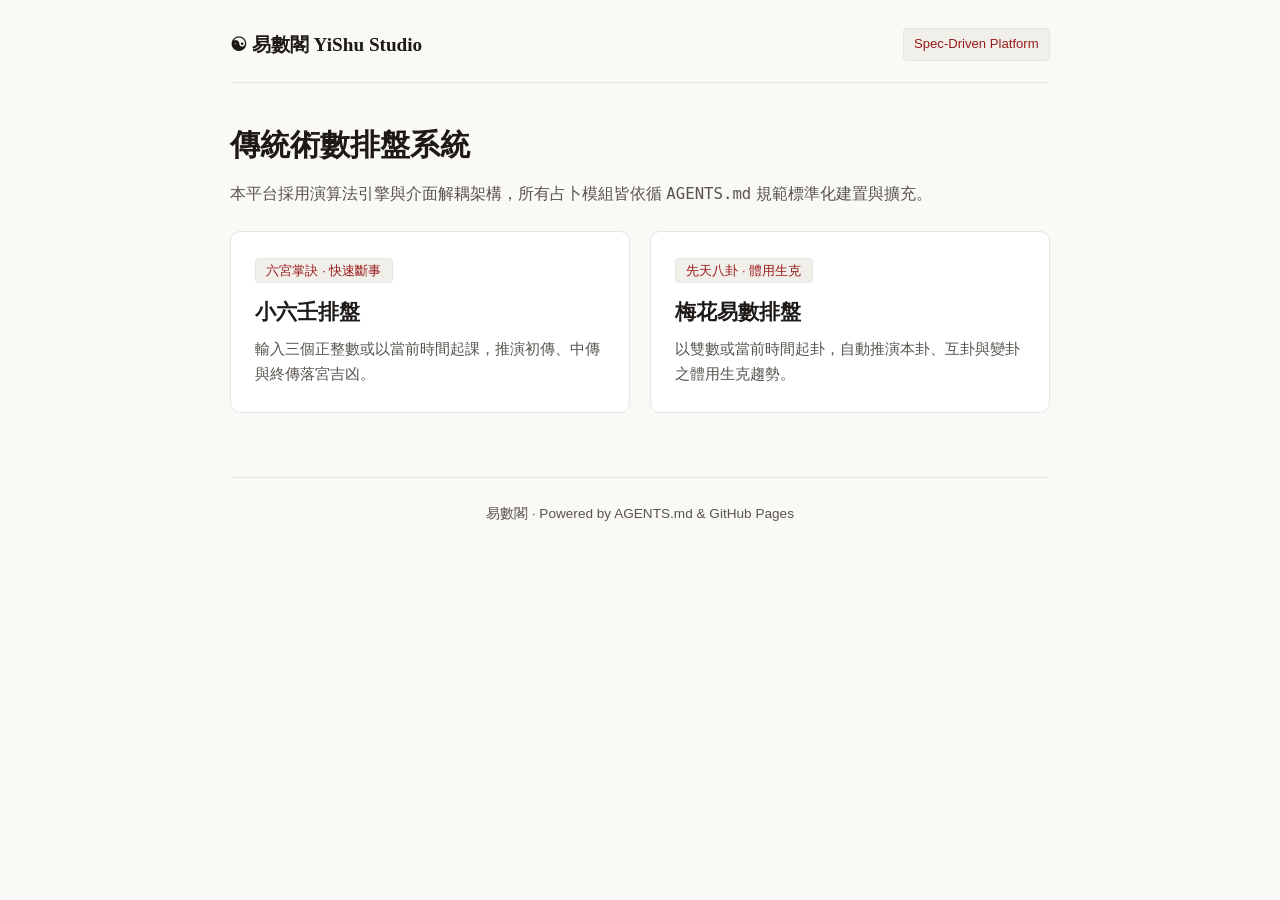
<file: index.html>
<!DOCTYPE html>
<html lang="zh-Hant">
<head>
  <meta charset="UTF-8" />
  <meta name="viewport" content="width=device-width, initial-scale=1.0" />
  <title>易數閣 | 模組化傳統術數排盤平台</title>
  <link rel="stylesheet" href="./assets/css/tokens.css" />
  <link rel="stylesheet" href="./assets/css/layout.css" />
</head>
<body>
  <header class="site-header">
    <div class="nav-container">
      <a href="./index.html" class="nav-brand">☯ 易數閣 YiShu Studio</a>
      <span class="nav-meta">Spec-Driven Platform</span>
    </div>
  </header>

  <main class="content-container">
    <section class="hero-section">
      <h1>傳統術數排盤系統</h1>
      <p class="subtitle">本平台採用演算法引擎與介面解耦架構，所有占卜模組皆依循 <code>AGENTS.md</code> 規範標準化建置與擴充。</p>
      <div id="tool-grid" class="card-grid">載入術數模組中...</div>
    </section>
  </main>

  <footer class="site-footer">
    <p>易數閣 · Powered by AGENTS.md & GitHub Pages</p>
  </footer>

  <!-- 協定守衛：若使用者直接雙擊 HTML (file://)，立即給出明確指引而非無限卡在載入中 -->
  <script>
    if (window.location.protocol === "file:") {
      const grid = document.getElementById("tool-grid");
      if (grid) {
        grid.innerHTML = `
          <div class="alert-banner">
            <strong>⚠️ 偵測到本機檔案協定（file://）</strong><br />
            瀏覽器基於 CORS 安全機制，會阻擋直接雙擊 HTML 時載入 ES Modules（<code>type="module"</code>）。<br />
            請在專案資料夾開啟終端機執行 <code>python -m http.server 8080</code>，並改用瀏覽器開啟 <code>http://localhost:8080</code> 即可正常顯示！
          </div>
        `;
      }
    }
  </script>

  <script type="module" src="./assets/js/home.js"></script>
</body>
</html>
</file>
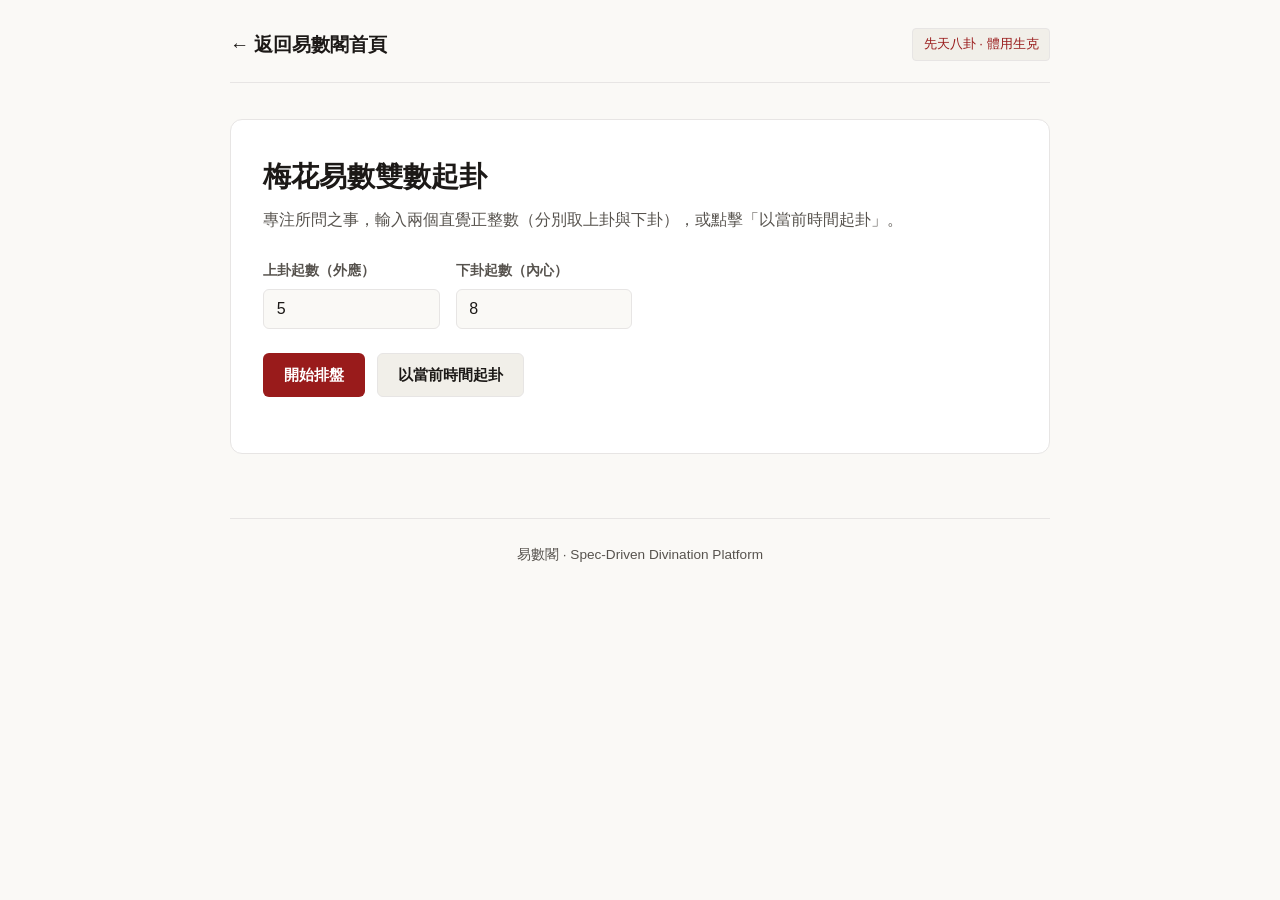
<file: pages/meihuayishu.html>
<!DOCTYPE html>
<html lang="zh-Hant">
<head>
  <meta charset="UTF-8" />
  <meta name="viewport" content="width=device-width, initial-scale=1.0" />
  <title>梅花易數排盤 | 易數閣</title>
  <link rel="stylesheet" href="../assets/css/tokens.css" />
  <link rel="stylesheet" href="../assets/css/layout.css" />
</head>
<body>
  <header class="site-header">
    <nav class="nav-container">
      <a href="../index.html" class="nav-brand">← 返回易數閣首頁</a>
      <span class="nav-meta">先天八卦 · 體用生克</span>
    </nav>
  </header>

  <main class="content-container">
    <section class="tool-panel">
      <h1>梅花易數雙數起卦</h1>
      <p class="subtitle">專注所問之事，輸入兩個直覺正整數（分別取上卦與下卦），或點擊「以當前時間起卦」。</p>

      <form id="divination-form" class="form-grid">
        <div class="form-group">
          <label for="upperNum">上卦起數（外應）</label>
          <input type="number" id="upperNum" min="1" value="5" required />
        </div>
        <div class="form-group">
          <label for="lowerNum">下卦起數（內心）</label>
          <input type="number" id="lowerNum" min="1" value="8" required />
        </div>
        <div class="button-group">
          <button type="submit" class="btn-primary">開始排盤</button>
          <button type="button" id="time-seed-btn" class="btn-secondary">以當前時間起卦</button>
        </div>
      </form>

      <div id="result-container" class="result-box hidden"></div>
    </section>
  </main>

  <footer class="site-footer">
    <p>易數閣 · Spec-Driven Divination Platform</p>
  </footer>

  <script type="module">
    import { calculateMeiHuaYiShu } from "../src/engines/meihuayishu.js";

    const form = document.getElementById("divination-form");
    const timeBtn = document.getElementById("time-seed-btn");
    const resultBox = document.getElementById("result-container");

    function renderResult(data) {
      resultBox.classList.remove("hidden");
      resultBox.innerHTML = `
        <div class="result-header">
          <span class="badge badge-${data.auspiciousness}">${data.auspiciousness}</span>
          <span class="input-meta">${data.inputSummary}</span>
        </div>
        <h2>${data.primaryTitle}</h2>
        <ul class="detail-list">
          ${data.details.map(d => `<li><strong>${d.label}：</strong>${d.value}</li>`).join("")}
        </ul>
        <p class="interpretation"><strong>斷語解析：</strong>${data.interpretation}</p>
      `;
    }

    form.addEventListener("submit", (e) => {
      e.preventDefault();
      const res = calculateMeiHuaYiShu(
        document.getElementById("upperNum").value,
        document.getElementById("lowerNum").value
      );
      renderResult(res);
    });

    timeBtn.addEventListener("click", () => {
      const now = new Date();
      document.getElementById("upperNum").value = now.getHours() + now.getMinutes() + 1;
      document.getElementById("lowerNum").value = now.getSeconds() + now.getDate();
      form.dispatchEvent(new Event("submit"));
    });
  </script>
</body>
</html>
</file>
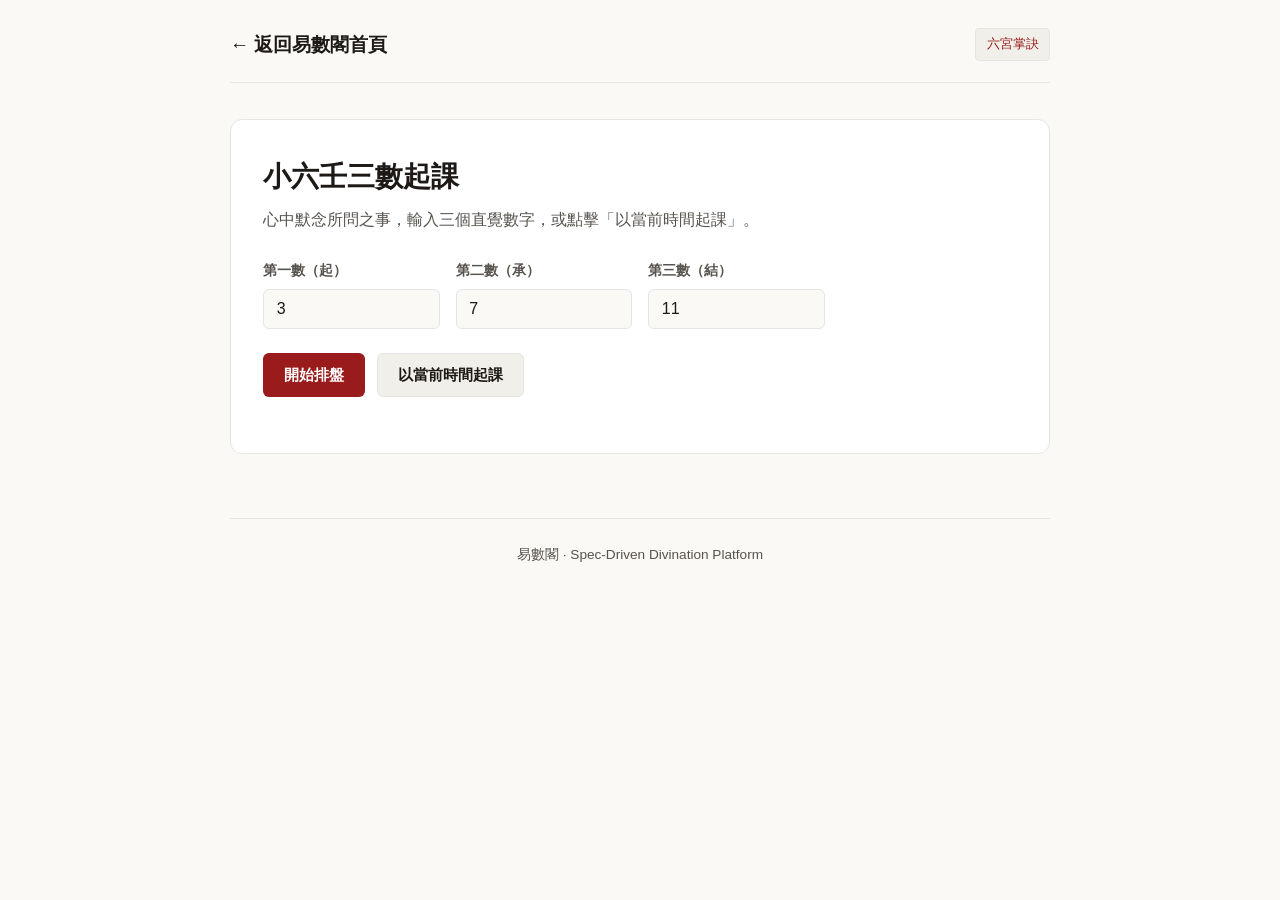
<file: pages/xiaoliuren.html>
<!DOCTYPE html>
<html lang="zh-Hant">
<head>
  <meta charset="UTF-8" />
  <meta name="viewport" content="width=device-width, initial-scale=1.0" />
  <title>小六壬排盤 | 易數閣</title>
  <link rel="stylesheet" href="../assets/css/tokens.css" />
  <link rel="stylesheet" href="../assets/css/layout.css" />
</head>
<body>
  <header class="site-header">
    <nav class="nav-container">
      <a href="../index.html" class="nav-brand">← 返回易數閣首頁</a>
      <span class="nav-meta">六宮掌訣</span>
    </nav>
  </header>

  <main class="content-container">
    <section class="tool-panel">
      <h1>小六壬三數起課</h1>
      <p class="subtitle">心中默念所問之事，輸入三個直覺數字，或點擊「以當前時間起課」。</p>

      <form id="divination-form" class="form-grid">
        <div class="form-group">
          <label for="num1">第一數（起）</label>
          <input type="number" id="num1" min="1" value="3" required />
        </div>
        <div class="form-group">
          <label for="num2">第二數（承）</label>
          <input type="number" id="num2" min="1" value="7" required />
        </div>
        <div class="form-group">
          <label for="num3">第三數（結）</label>
          <input type="number" id="num3" min="1" value="11" required />
        </div>
        <div class="button-group">
          <button type="submit" class="btn-primary">開始排盤</button>
          <button type="button" id="time-seed-btn" class="btn-secondary">以當前時間起課</button>
        </div>
      </form>

      <div id="result-container" class="result-box hidden"></div>
    </section>
  </main>

  <footer class="site-footer">
    <p>易數閣 · Spec-Driven Divination Platform</p>
  </footer>

  <script type="module">
    import { calculateXiaoLiuRen } from "../src/engines/xiaoliuren.js";

    const form = document.getElementById("divination-form");
    const timeBtn = document.getElementById("time-seed-btn");
    const resultBox = document.getElementById("result-container");

    function renderResult(data) {
      resultBox.classList.remove("hidden");
      resultBox.innerHTML = `
        <div class="result-header">
          <span class="badge badge-${data.auspiciousness}">${data.auspiciousness}</span>
          <span class="input-meta">${data.inputSummary}</span>
        </div>
        <h2>${data.primaryTitle}</h2>
        <ul class="detail-list">
          ${data.details.map(d => `<li><strong>${d.label}：</strong>${d.value}</li>`).join("")}
        </ul>
        <p class="interpretation"><strong>斷語解析：</strong>${data.interpretation}</p>
      `;
    }

    form.addEventListener("submit", (e) => {
      e.preventDefault();
      const res = calculateXiaoLiuRen(
        document.getElementById("num1").value,
        document.getElementById("num2").value,
        document.getElementById("num3").value
      );
      renderResult(res);
    });

    timeBtn.addEventListener("click", () => {
      const now = new Date();
      document.getElementById("num1").value = now.getHours() + 1;
      document.getElementById("num2").value = now.getMinutes() + 1;
      document.getElementById("num3").value = now.getSeconds() + 1;
      form.dispatchEvent(new Event("submit"));
    });
  </script>
</body>
</html>
</file>
<file: assets/css/tokens.css>
:root {
  --bg-primary: #faf9f6;       /* 宣紙暖白 */
  --bg-secondary: #ffffff;     /* 卡片純白 */
  --bg-subtle: #f1efe9;        /* 淺灰褐底色 */
  --text-primary: #1c1917;     /* 徽墨深黑 */
  --text-muted: #57534e;       /* 淡墨灰 */
  --border-color: #e7e5e4;     /* 細框線 */
  --accent-color: #991b1b;     /* 硃砂印泥紅 */
  --accent-hover: #7f1d1d;
  --status-good-bg: #dcfce7;   /* 吉：青玉綠底 */
  --status-good-text: #166534;
  --status-bad-bg: #fee2e2;    /* 凶：赤硃紅底 */
  --status-bad-text: #991b1b;
  --status-neutral-bg: #fef3c7;/* 平：琥珀黃底 */
  --status-neutral-text: #92400e;
  --max-width: 820px;
  --font-sans: -apple-system, BlinkMacSystemFont, "Segoe UI", "Noto Sans TC", sans-serif;
  --font-serif: "Noto Serif TC", "Songti TC", Georgia, serif;
}
</file>
<file: assets/css/layout.css>
* { box-sizing: border-box; margin: 0; padding: 0; }

body {
  font-family: var(--font-sans);
  background-color: var(--bg-primary);
  color: var(--text-primary);
  line-height: 1.75;
  padding: 0 1.25rem;
}

.site-header, .content-container, .site-footer {
  max-width: var(--max-width);
  margin: 0 auto;
}

.site-header {
  padding: 1.75rem 0 1.25rem;
  border-bottom: 1px solid var(--border-color);
  margin-bottom: 2.25rem;
}

.nav-container { display: flex; justify-content: space-between; align-items: center; }
.nav-brand {
  font-family: var(--font-serif);
  font-weight: 700;
  font-size: 1.2rem;
  text-decoration: none;
  color: var(--text-primary);
}
.nav-brand:hover { color: var(--accent-color); }
.nav-meta {
  font-size: 0.82rem;
  color: var(--accent-color);
  background: var(--bg-subtle);
  padding: 0.25rem 0.65rem;
  border-radius: 4px;
  border: 1px solid var(--border-color);
}

/* 首頁英雄區與工具卡片網格 */
.hero-section { margin-bottom: 2rem; }
.hero-section h1 { font-family: var(--font-serif); font-size: 1.9rem; margin-bottom: 0.5rem; }
.subtitle { color: var(--text-muted); font-size: 0.98rem; margin-bottom: 1.5rem; }

.card-grid {
  display: grid;
  grid-template-columns: repeat(auto-fit, minmax(300px, 1fr));
  gap: 1.25rem;
}

.doc-card {
  display: block;
  text-decoration: none;
  color: inherit;
  background: var(--bg-secondary);
  border: 1px solid var(--border-color);
  border-radius: 10px;
  padding: 1.5rem;
  transition: transform 0.18s ease, border-color 0.18s ease, box-shadow 0.18s ease;
}
.doc-card:hover {
  transform: translateY(-2px);
  border-color: var(--accent-color);
  box-shadow: 0 6px 18px rgba(28, 25, 23, 0.06);
}
.doc-card h2 {
  font-family: var(--font-serif);
  font-size: 1.3rem;
  margin: 0.6rem 0 0.4rem;
  color: var(--text-primary);
}
.doc-card p { color: var(--text-muted); font-size: 0.92rem; }

/* 占卜互動面板與表單 */
.tool-panel {
  background: var(--bg-secondary);
  border: 1px solid var(--border-color);
  border-radius: 12px;
  padding: 2rem;
}
.tool-panel h1 { font-family: var(--font-serif); font-size: 1.75rem; margin-bottom: 0.35rem; }

.form-grid {
  display: grid;
  grid-template-columns: repeat(auto-fit, minmax(160px, 1fr));
  gap: 1rem;
  margin-bottom: 1.5rem;
}
.form-group { display: flex; flex-direction: column; gap: 0.4rem; }
.form-group label { font-size: 0.88rem; font-weight: 600; color: var(--text-muted); }
.form-group input {
  padding: 0.65rem 0.8rem;
  border: 1px solid var(--border-color);
  border-radius: 6px;
  font-size: 1rem;
  background: var(--bg-primary);
  color: var(--text-primary);
}
.form-group input:focus { outline: 2px solid var(--accent-color); border-color: transparent; }

.button-group {
  grid-column: 1 / -1;
  display: flex;
  flex-wrap: wrap;
  gap: 0.75rem;
  margin-top: 0.5rem;
}
.btn-primary, .btn-secondary {
  padding: 0.65rem 1.25rem;
  border-radius: 6px;
  font-size: 0.95rem;
  font-weight: 600;
  cursor: pointer;
  border: 1px solid transparent;
  transition: background-color 0.15s ease;
}
.btn-primary { background: var(--accent-color); color: #ffffff; }
.btn-primary:hover { background: var(--accent-hover); }
.btn-secondary { background: var(--bg-subtle); color: var(--text-primary); border-color: var(--border-color); }
.btn-secondary:hover { border-color: var(--text-muted); }

/* 排盤結果卡片 */
.hidden { display: none; }
.result-box {
  margin-top: 2rem;
  padding: 1.5rem;
  background: var(--bg-primary);
  border: 1px solid var(--border-color);
  border-left: 4px solid var(--accent-color);
  border-radius: 8px;
}
.result-header { display: flex; align-items: center; gap: 0.75rem; margin-bottom: 0.75rem; }
.input-meta { font-size: 0.85rem; color: var(--text-muted); }
.result-box h2 { font-family: var(--font-serif); font-size: 1.35rem; margin-bottom: 1rem; }

.badge { padding: 0.2rem 0.65rem; border-radius: 999px; font-size: 0.82rem; font-weight: 700; }
.badge-吉 { background: var(--status-good-bg); color: var(--status-good-text); }
.badge-凶 { background: var(--status-bad-bg); color: var(--status-bad-text); }
.badge-平 { background: var(--status-neutral-bg); color: var(--status-neutral-text); }

.detail-list { list-style: none; display: grid; gap: 0.5rem; margin-bottom: 1.25rem; }
.detail-list li {
  padding: 0.5rem 0.75rem;
  background: var(--bg-secondary);
  border: 1px solid var(--border-color);
  border-radius: 6px;
  font-size: 0.94rem;
}
.interpretation {
  padding-top: 1rem;
  border-top: 1px dashed var(--border-color);
  font-size: 0.96rem;
  color: var(--text-primary);
}

.site-footer {
  margin-top: 4rem;
  padding: 1.5rem 0;
  border-top: 1px solid var(--border-color);
  color: var(--text-muted);
  font-size: 0.85rem;
  text-align: center;
}

/* 環境診斷與錯誤提示區塊 */
.alert-banner {
  grid-column: 1 / -1;
  padding: 1.25rem 1.5rem;
  background-color: var(--status-bad-bg);
  color: var(--status-bad-text);
  border: 1px solid var(--accent-color);
  border-radius: 8px;
  font-size: 0.95rem;
  line-height: 1.7;
}
.alert-banner code {
  background: rgba(255, 255, 255, 0.65);
  padding: 0.15rem 0.4rem;
  border-radius: 4px;
  font-weight: 600;
}
</file>
